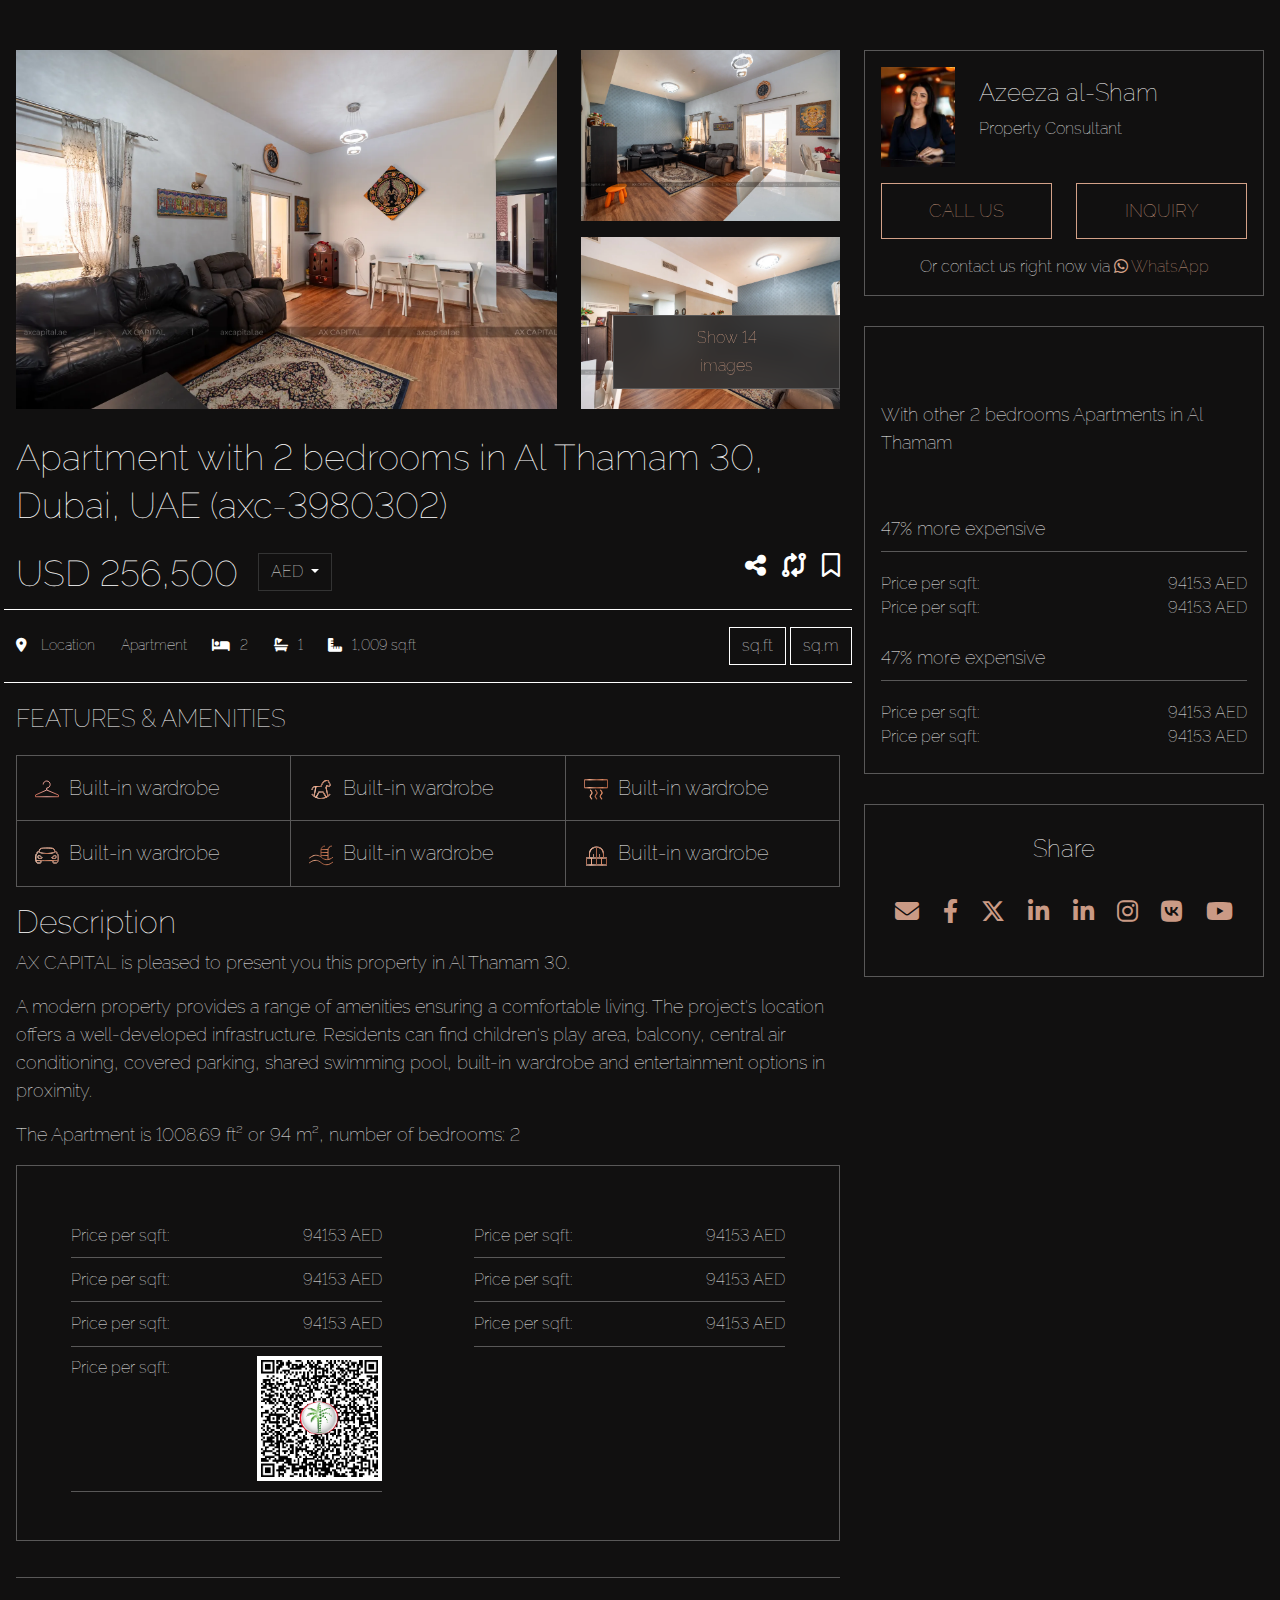
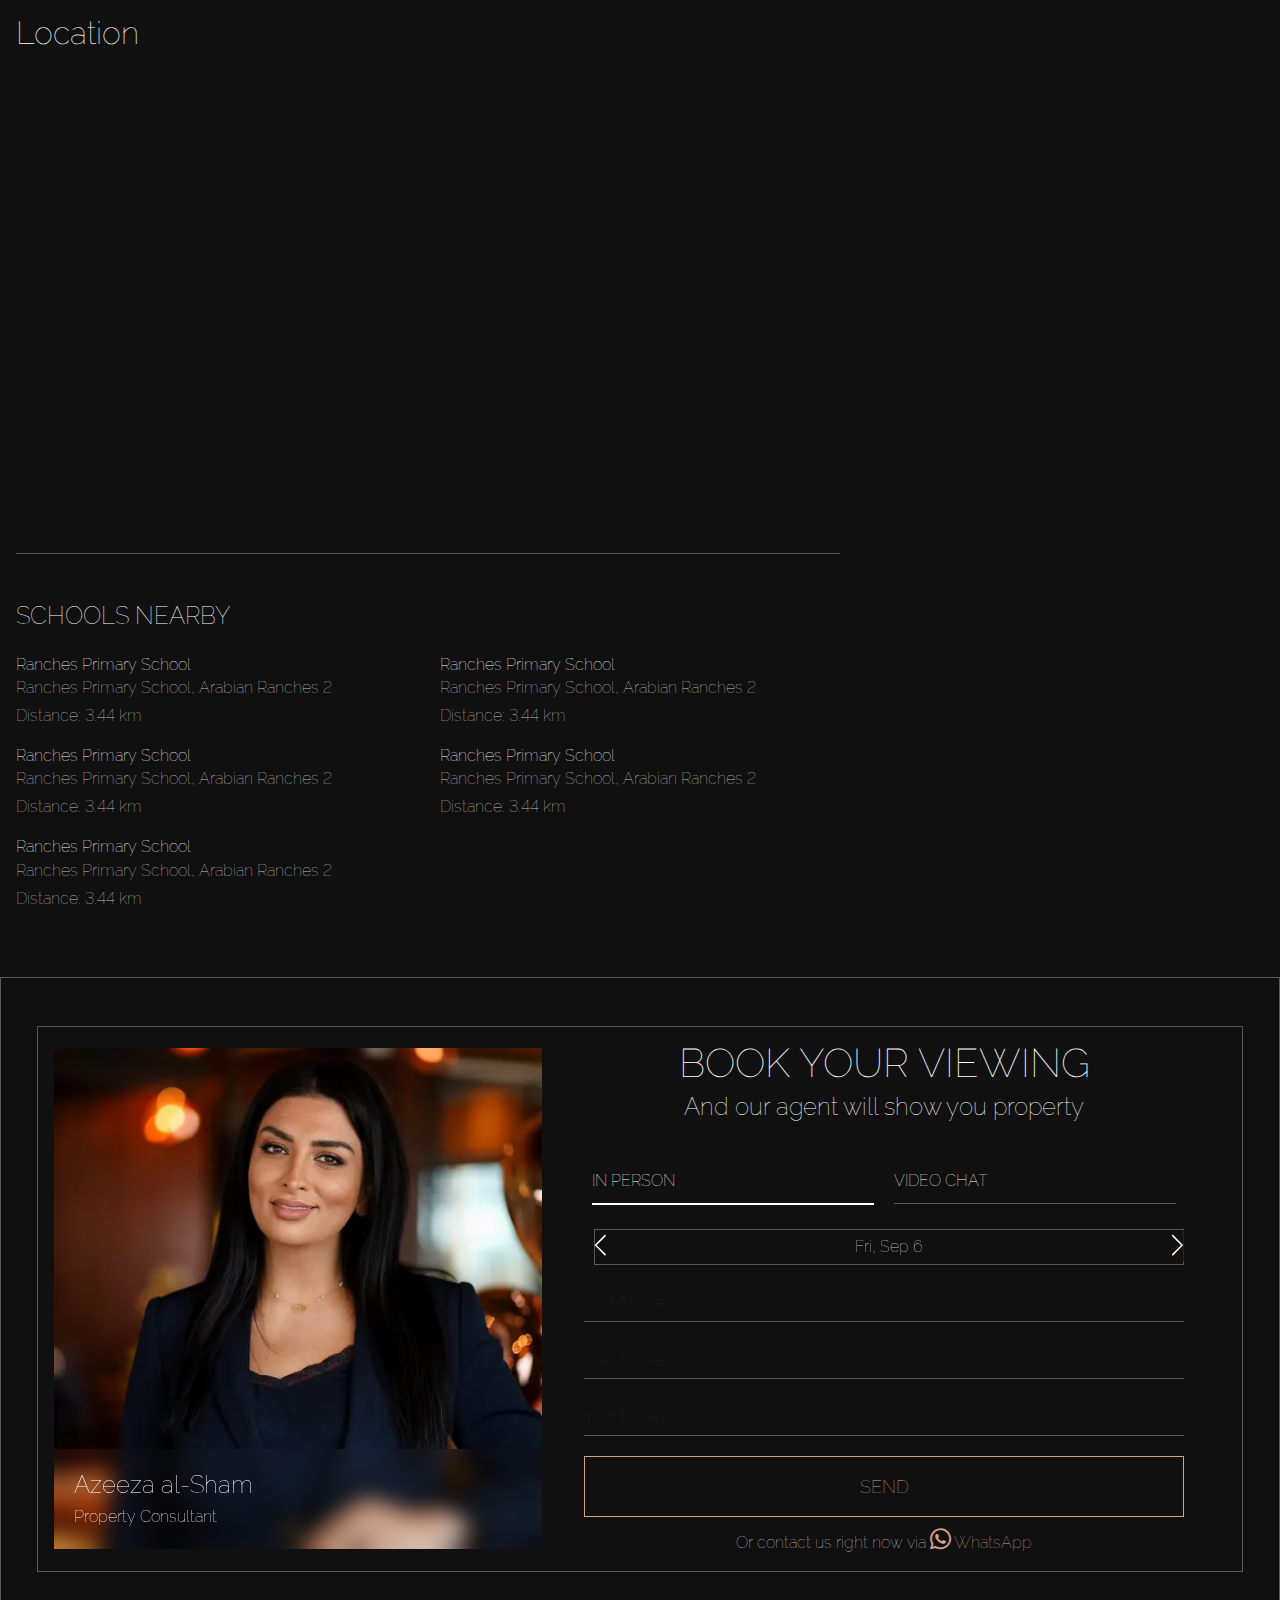
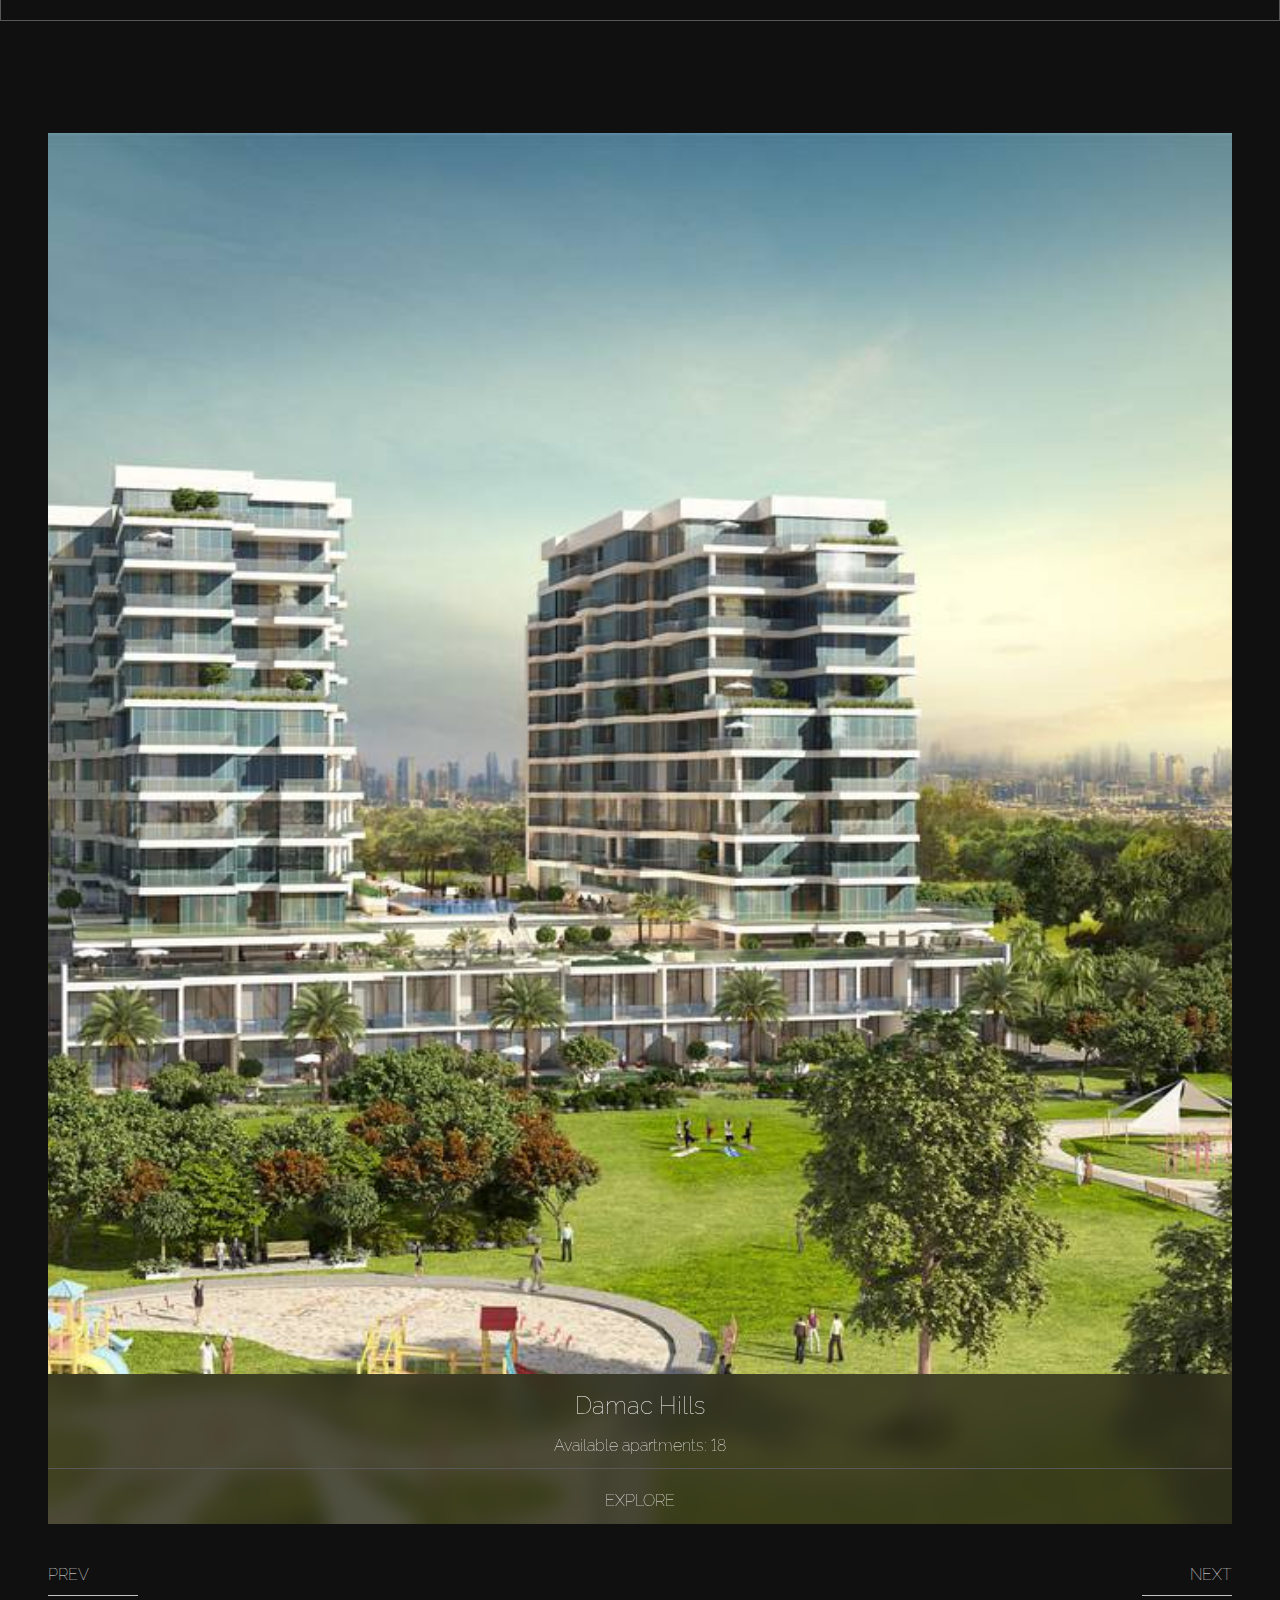
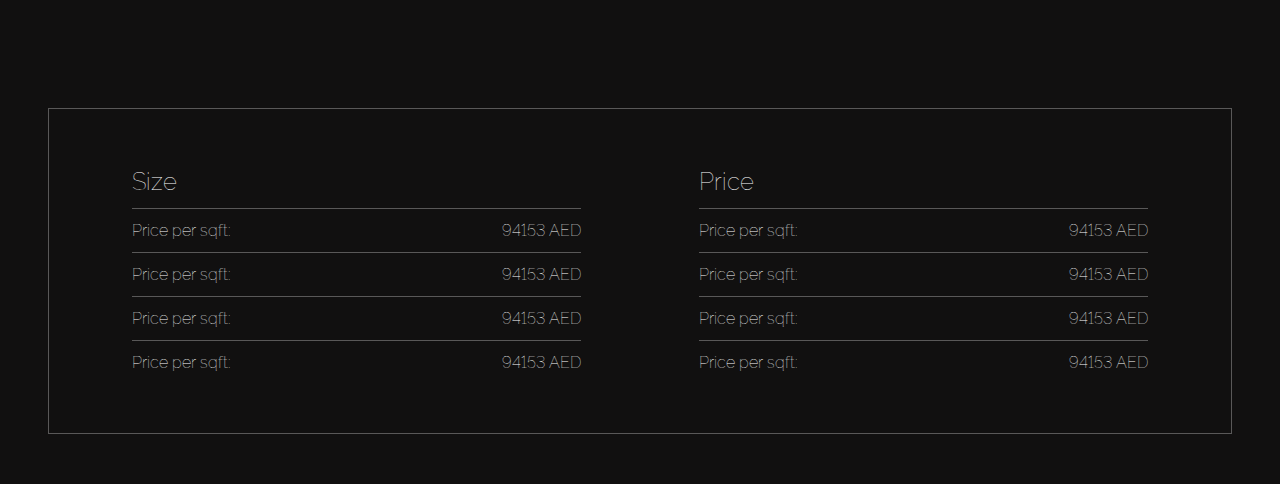
<file: index.html>
<!DOCTYPE html>
<html lang="en">
<head>
    <!--meta tag-->
    <meta charset="utf-8">
    <meta name="viewport" content="width=device-width, initial-scale=1">
    <title>axcapita</title>
    <!--css links-->
    <link rel="stylesheet" type="text/css" href="css/bootstrap.min.css">
    <link rel="stylesheet" type="text/css" href="css/style.css">
    <link rel="stylesheet" type="text/css" href="css/media.css">
    <!-- swipper -->
    <link rel="stylesheet" href="https://cdn.jsdelivr.net/npm/swiper@11/swiper-bundle.min.css" />

    <!--fontawsome-->
    <link rel="stylesheet" type="text/css" href="fontawesome/css/all.min.css">
    <link rel="stylesheet" type="text/css" href="fontawesome/css/fontawesome.min.css">
    
    
  </head>
<body>
   
 <section class="main">
  <div class="container-fluid px-3">
    <div class="row">
      <!-- left col start -->
       <div class="col-md-8">
        <div class="row">
          <!-- large image -->
          <div class="col-md-8">
             <div class="large_img">
              <img src="images/large.webp" alt="large" class="img-fluid">
             </div>
          </div>
          <!-- small image -->
           <div class="col-md-4">
             <div class="sm_img mb-3">
              <img src="images/small1.webp" alt="img" class="img-fluid">
             </div>

             <div class="sm_img sm_last">
              <img src="images/small2.webp" alt="small" class="img-fluid">
              <div class="view_btn">
                <a class="btn">Show 14 images</a>
              </div>
             </div>
           </div>
        </div>

        <h1 class="apart_name">Apartment with 2 bedrooms in Al Thamam 30, Dubai, UAE (axc-3980302)</h1>
        <div class="row">
          <div class="col-5">
            <div class="filter d-flex justify-content-start">
              <p class="price">USD 256,500</p>

              <div class="dropdown">
                <button class="btn btn-dark dropdown-toggle dropdown_btn" type="button" id="dropdownMenuButton" data-bs-toggle="dropdown" aria-expanded="false">
                    AED
                </button>
                <ul class="dropdown-menu" aria-labelledby="dropdownMenuButton">
                    <li><a class="dropdown-item" href="#">GBP</a></li>
                    <li><a class="dropdown-item" href="#">CNY</a></li>
                    <li><a class="dropdown-item" href="#">EUR</a></li>
                    <li><a class="dropdown-item" href="#">AED</a></li>
                    <li><a class="dropdown-item" href="#">USD</a></li>
                </ul>
            </div>
            </div>
          </div>

          <div class="offset-3 col-4">
            <div class="item_icons d-flex justify-content-end gap-3">
              <a href="#"><i class="fa-solid fa-share-nodes"></i></a>
              <a href="#"><i class="fa-solid fa-code-compare"></i></a>
              <a href="#"><i class="fa-regular fa-bookmark"></i></a>
            </div>
          </div>
        </div>
      <!-- apartment mini details  -->
        <div class="row f_border">
          <div class="col-md-6">
            <div class="d_icon d-flex justify-content-between align-items-center">
              <p><i class="fa-solid fa-location-dot"></i> Location</p>
              <p>Apartment</p>
              <p><i class="fa-solid fa-bed"></i>2</p>
              <p><i class="fa-solid fa-bath"></i>1</p>
              <p><i class="fa-solid fa-ruler-combined"></i>1,009 sq.ft</p>
            </div>
          </div>

          <div class="offset-md-3 col-md-3  d-flex justify-content-end align-items-center px-0">
            <div class="a_filter">
              <button class="btn tab">sq.ft</button>
              <button class="btn tab">sq.m</button>
            </div>
          </div>
        </div>

        <!-- details table start -->
         <div class="d_table">
          <div class="row">
            <div class="col-12">
              <h2>Features & amenities</h2>
              <table class="table table-bordered">
                <tbody>
                  <tr>
                    <th scope="row" class="t_data"><img src="images/hanger.SVG" alt="hotel" class="img-fluid">Built-in wardrobe</th>
                    <td class="t_data"><img src="images/toy.svg" alt="hotel" class="img-fluid">Built-in wardrobe</td>
                    <td class="t_data"><img src="images/ac.svg" alt="hotel" class="img-fluid">Built-in wardrobe</td>
                    
                  </tr>
                  <tr>
                    <th scope="row" class="t_data"><img src="images/car.svg" alt="hotel" class="img-fluid">Built-in wardrobe</th>
                    <td class="t_data"><img src="images/swim.svg" alt="hotel" class="img-fluid">Built-in wardrobe</td>
                    <td class="t_data"><img src="images/balcony.svg" alt="hotel" class="img-fluid">Built-in wardrobe</td>
                    
                  </tr>
                  
                </tbody>
              </table>
            </div>
          </div>
         </div>

         <!-- details section start  -->
           <div class="details">
            <h2>Description</h2>
            <div class="content">
              <p>AX CAPITAL is pleased to present you this property in Al Thamam 30.</p>

            


             <p> A modern property provides a range of amenities ensuring a comfortable living. The project's location offers a well-developed infrastructure. Residents can find children's play area, balcony, central air conditioning, covered parking, shared swimming pool, built-in wardrobe and entertainment options in proximity.</p>
              
             
           

             <p> The Apartment is 1008.69 ft² or 94 m², number of bedrooms: 2</p>
              
             </p>
           </div>
         <!-- details section end -->

         <!-- listing div start -->
         <div class="row">
          <div class="col-12">
              <div class="dtable_wrapper">
                <div class="row justify-content-center">
                  <div class="col-md-5 left">
                      <!-- single line -->
                     <!-- single line -->
                     <div class="single_line d-flex justify-content-between">
                      <div class="label">
                          Price per sqft:
                         </div>
                        
                        <div class="value">
                         94153 AED
                        
                    </div>    
                    </div> 

                    <!-- single line -->
                    <div class="single_line d-flex justify-content-between">
                      <div class="label">
                          Price per sqft:
                         </div>
                        
                        <div class="value">
                         94153 AED
                        
                    </div>    
                    </div> 

                    <!-- single line -->
                    <div class="single_line d-flex justify-content-between">
                      <div class="label">
                          Price per sqft:
                         </div>
                        
                        <div class="value">
                         94153 AED
                        
                    </div>    
                    </div> 

                    <!-- single line -->
                    <div class="single_line d-flex justify-content-between">
                      <div class="label">
                          Price per sqft:
                         </div>
                        
                        <div class="value">
                          <a href="#"><img src="images/qr.png" class="img-fluid"></a>
                        
                    </div>    
                    </div> 
                  </div>


                  <div class="offset-md-1 col-md-5 right">
                      <!-- single line -->
                    <div class="single_line d-flex justify-content-between">
                      <div class="label">
                          Price per sqft:
                         </div>
                        
                        <div class="value">
                         94153 AED
                        
                    </div>    
                    </div>

                    <!-- single line -->
                    <div class="single_line d-flex justify-content-between">
                      <div class="label">
                          Price per sqft:
                         </div>
                        
                        <div class="value">
                         94153 AED
                        
                    </div>    
                    </div>

                    <!-- single line -->
                    <div class="single_line d-flex justify-content-between">
                      <div class="label">
                          Price per sqft:
                         </div>
                        
                        <div class="value">
                         94153 AED
                        
                    </div>    
                    </div>
                   

                    <!-- single line -->
                    
                  </div>

                 
              </div>
              </div>
          </div>
      </div>

      <!-- location start -->
        <div class="location">
          <h2>Location</h2>

            <div class="map">
              <iframe src="https://www.google.com/maps/embed?pb=!1m18!1m12!1m3!1d4299.093809645087!2d55.2199184024454!3d25.030932260960252!2m3!1f0!2f0!3f0!3m2!1i1024!2i768!4f13.1!3m3!1m2!1s0x3e5f6db1e55f8b75%3A0x37eb0966eedbf9e3!2sAl%20Hebiah%20Fourth!5e0!3m2!1sen!2sbd!4v1725646132111!5m2!1sen!2sbd" width="900" height="450" style="border:0;" allowfullscreen="" loading="lazy" referrerpolicy="no-referrer-when-downgrade"></iframe>
            </div>
        </div>
      <!-- location end -->

      <!-- school address section -->
       <div class="sc_address">
        <h4>SCHOOLS NEARBY</h4>
        <div class="row">
          <div class="col-md-6">
            <div class="left">
              <div class="loc_content">
                <h4>Ranches Primary School</h4>
                <p>Ranches Primary School, Arabian Ranches 2 <br>
                  Distance: 3.44 km</p>
              </div>

              <div class="loc_content">
                <h4>Ranches Primary School</h4>
                <p>Ranches Primary School, Arabian Ranches 2 <br>
                  Distance: 3.44 km</p>
              </div>

              <div class="loc_content">
                <h4>Ranches Primary School</h4>
                <p>Ranches Primary School, Arabian Ranches 2 <br>
                  Distance: 3.44 km</p>
              </div>
            </div>
          </div>

          <div class="col-md-6">
            <div class="left">
              <div class="loc_content">
                <h4>Ranches Primary School</h4>
                <p>Ranches Primary School, Arabian Ranches 2 <br>
                  Distance: 3.44 km</p>
              </div>

              <div class="loc_content">
                <h4>Ranches Primary School</h4>
                <p>Ranches Primary School, Arabian Ranches 2 <br>
                  Distance: 3.44 km</p>
              </div>

              
            </div>
          </div>
          
        </div>
       </div>
       <!-- school address end -->
</div>
</div>
 <!-- right col start -->
  <div class="col-md-4">

    <!-- top contact start -->
    <div class="top_section">
      <div class="row">
        <div class="col-12">
          <div class="contact_wrap">
            <div class="row mb-3">
              <div class="col-3">
                <div class="consaltant_img d-block justify-content-center">
                  <img src="images/head2.webp" alt="consaltant" class="img-fluid">
                </div>
              </div>
              <div class="col-9 d-flex align-items-center">
                <div class="consaltant_content">
                  <h4>Azeeza al-Sham</h4>
                  <p>Property Consultant</p>
                </div>
              </div>
            </div>
             <div class="row">
              <div class="col-6">
                <div class="btn_wrapper">
                  <a href="#">Call us</a>
                </div>
               </div>

               <div class="col-6">
                <div class="btn_wrapper">
                  <a href="#">inquiry</a>
                </div>
               </div>

              <span> Or contact us right now via <a href="#"><i class="fab fa-whatsapp"></i> WhatsApp</a></span>
             </div>
          </div>
        </div>
      </div>
    </div>
    <!-- top contact end -->


    <!-- middle or compare section start-->
      <div class="compare">
        <div class="row">
          <div class="col-12">
            <div class="compare_content">
              <h4>With other 2 bedrooms Apartments in Al Thamam</h4>
               
              <h5 class="py-2">47% more expensive</h5>
              <div class="single_line border-0 py-0 d-flex justify-content-between">
                <div class="label">
                    Price per sqft:
                   </div>
                  
                  <div class="value">
                   94153 AED
                  
              </div>    
              </div> 

              <div class="single_line border-0 py-0 d-flex justify-content-between">
                <div class="label">
                    Price per sqft:
                   </div>
                  
                  <div class="value">
                   94153 AED
                  
              </div>    
              </div> 

              <h5 class="mt-3 py-2">47% more expensive</h5>
              <div class="single_line border-0 py-0 d-flex justify-content-between">
                <div class="label">
                    Price per sqft:
                   </div>
                  
                  <div class="value">
                   94153 AED
                  
              </div>    
              </div> 

              <div class="single_line border-0 py-0 d-flex justify-content-between">
                <div class="label">
                    Price per sqft:
                   </div>
                  
                  <div class="value">
                   94153 AED
                  
              </div>    
              </div> 
            </div>
          </div>
        </div>
      </div>
    <!-- middle or compare section end -->


    <!-- bottom section start -->
        <div class="social">
          <div class="row">
            <div class="col-12">
              <h4 class="text-center">Share</h4>
              <ul class="list-unstyled d-flex justify-content-between">
                <li href="#"><a href="#"><i class="fa-solid fa-envelope"></i></a></li>
                <li href="#"><a href="#"><i class="fa-brands fa-facebook-f"></i></a></li>
                <li href="#"><a href="#"><i class="fa-brands fa-x-twitter"></i></i></a></li>
                <li href="#"><a href="#"><i class="fa-brands fa-linkedin-in"></i></a></li>
                <li href="#"><a href="#"><i class="fa-brands fa-linkedin-in"></i></a></li>
                <li href="#"><a href="#"><i class="fa-brands fa-instagram"></i></a></li>
                <li href="#"><a href="#"><i class="fa-brands fa-vk"></i></a></li>
                <li href="#"><a href="#"><i class="fa-brands fa-youtube"></i></a></li>
              </ul>
            </div>
          </div>
        </div>
    <!-- bottom section end -->
  </div>

  <!-- right col end -->
  </div>
</div>
 </section>


 
<section class="contact_form pt-5 pb-5">
  <div class="container-fluid px-5">
    <div class="row justify-content-center align-items-center deg_out">
       
       <!-- image container -->
       <div class="col-md-5 px-0">
          <div class="img_contain">
              <img src="images/head.webp" alt="lady" class="img-fluid">

             <div class="designation p-6">
               <h2 class="name">Azeeza al-Sham</h2>
               <p class="con_des">Property Consultant</p>
             </div>
          </div>
      </div>

      <!-- form section start -->
       <div class="col-md-7">
         <div class="form_wrapper">
          <div class="form_heading text-center">
            <h3>BOOK YOUR VIEWING</h3>
             <p>And our agent will show you property</p>
        </div>
        <div class="tabs">
            <div class="row">
                <div class="col-6">
                    <div class="tab active" onclick="activateTab(this)">IN PERSON</div>
                </div>

                <div class="col-6">
                    <div class="tab" onclick="activateTab(this)">VIDEO CHAT</div>
                </div>
                
                
            </div>
            
        </div>
        <!-- date swipper start -->
        <div class="swiper Swiperjs">
            <div class="swiper-wrapper">
              <div class="swiper-slide">
              <div class="dates">
              <div>Fri, Sep 6</div>
              </div>
              
              </div>
        
            
              <div class="swiper-slide">
              <div class="dates">
              <div>Fri, Sep 6</div>
              </div>
              
              </div>
        
              <div class="swiper-slide">
              <div class="dates">
              <div>Fri, Sep 6</div>
              </div>
              
              </div>
        
              <div class="swiper-slide">
              <div class="dates">
              <div>Fri, Sep 6</div>
              </div>
              
              </div>
        
              <div class="swiper-slide">
              <div class="dates">
              <div>Fri, Sep 6</div>
              </div>
              
              </div>
        
              <div class="swiper-slide">
              <div class="dates">
              <div>Fri, Sep 6</div>
              </div>
              
              </div>
        
        
              <div class="swiper-slide">
              <div class="dates">
              <div>Fri, Sep 6</div>
              </div>
              
              </div>
          
            </div>
            <div class="swiper-button-next"></div>
            <div class="swiper-button-prev"></div>
          </div>
        <!-- date swipper end -->
        <form>
            <input type="text" class="form-control" placeholder="Your Name">
            <input type="text" class="form-control" placeholder="Your Phone">
            <input type="email" class="form-control" placeholder="Your E-Mail">
            <button type="submit" class="btn btn-send">SEND</button>
        </form>
        <div class="contact">
            Or contact us right now via <a href="#"><i class="fab fa-whatsapp"></i> WhatsApp</a>
        </div>
         </div>
       </div>
       <!-- form section end -->

    </div>
      

  </div>
</section>



<!-- slider section start -->
<section class="blog_section">
  <div class="container-fluid px-5">
      <div class="swiper mySwiper">
          <div class="swiper-wrapper">
              <!-- single slider -->
            <div class="swiper-slide">
              <div class="single_slide">
                 <a href="#">
                  <div class="slider_img">
                      <img src="images/blog1.jpg" alt="blog" class="img-fluid">
                      <div class="content">
                          <h4>Damac Hills</h4>
                          <span>Available apartments: 18</span>

                          <a href="#">explore</a>
                      </div>
                  </div>
                 </a>
              </div>
            </div>

             <!-- single slider -->
             <div class="swiper-slide">
              <div class="single_slide">
                 <a href="#">
                  <div class="slider_img">
                      <img src="images/blog2.jpg" alt="blog" class="img-fluid">
                      <div class="content">
                          <h4>Damac Hills</h4>
                          <span>Available apartments: 18</span>

                          <a href="#">explore</a>
                      </div>
                  </div>
                 </a>
              </div>
            </div>

             <!-- single slider -->
             <div class="swiper-slide">
              <div class="single_slide">
                 <a href="#">
                  <div class="slider_img">
                      <img src="images/blog3.jpg" alt="blog" class="img-fluid">
                      <div class="content">
                          <h4>Damac Hills</h4>
                          <span>Available apartments: 18</span>

                          <a href="#">explore</a>
                      </div>
                  </div>
                 </a>
              </div>
            </div>


              <!-- single slider -->
              <div class="swiper-slide">
                  <div class="single_slide">
                      <a href="#">
                      <div class="slider_img">
                          <img src="images/blog1.jpg" alt="blog" class="img-fluid">
                          <div class="content">
                              <h4>Damac Hills</h4>
                              <span>Available apartments: 18</span>
  
                              <a href="#">explore</a>
                          </div>
                      </div>
                     </a>
                  </div>
                </div>
             
          </div>
       
        </div>

      <div class="slider_btn mt-8 d-flex justify-content-between">
        <div class="sb_prev">Prev</div>
        <div class="sb_next">Next</div>
      </div>  
  </div>
</section>

<!-- prices section -->
 <section class="price_table">
  <div class="container-fluid px-5">
    <div class="ls_detail_container">
      <div class="row"></div>
        <div class="col-12">
            <div class="row justify-content-center">
                <div class="col-md-5 left">
                   

                   
                     <!-- single line -->
                  <div class="single_line  d-flex justify-content-between">
                    <div class="label title">
                      Size
                       </div>
                      
                       
                  </div> 
                   <!-- single line -->
                   <div class="single_line d-flex justify-content-between">
                    <div class="label">
                        Price per sqft:
                       </div>
                      
                      <div class="value">
                       94153 AED
                      
                  </div>    
                  </div> 

                  <!-- single line -->
                  <div class="single_line d-flex justify-content-between">
                    <div class="label">
                        Price per sqft:
                       </div>
                      
                      <div class="value">
                       94153 AED
                      
                  </div>    
                  </div> 

                  <!-- single line -->
                  <div class="single_line d-flex justify-content-between">
                    <div class="label">
                        Price per sqft:
                       </div>
                      
                      <div class="value">
                       94153 AED
                      
                  </div>    
                  </div> 

                  <!-- single line -->
                  <div class="single_line sv_line d-flex justify-content-between">
                    <div class="label">
                        Price per sqft:
                       </div>
                      
                      <div class="value">
                       94153 AED
                      
                  </div>    
                  </div> 
                </div>


                <div class="offset-md-1 col-md-5 right">

                  <!-- single line -->
                  <div class="single_line d-flex justify-content-between">
                    <div class="label title">
                      Price
                       </div>
                      
                       
                  </div> 
                    <!-- single line -->
                  <div class="single_line d-flex justify-content-between">
                    <div class="label">
                        Price per sqft:
                       </div>
                      
                      <div class="value">
                       94153 AED
                      
                  </div>    
                  </div>

                  <!-- single line -->
                  <div class="single_line d-flex justify-content-between">
                    <div class="label">
                        Price per sqft:
                       </div>
                      
                      <div class="value">
                       94153 AED
                      
                  </div>    
                  </div>

                  <!-- single line -->
                  <div class="single_line d-flex justify-content-between">
                    <div class="label">
                        Price per sqft:
                       </div>
                      
                      <div class="value">
                       94153 AED
                      
                  </div>    
                  </div>
                 

                  <!-- single line -->
                  <div class="single_line sv_line d-flex justify-content-between">
                    <div class="label">
                        Price per sqft:
                       </div>
                      
                      <div class="value">
                       94153 AED
                      
                  </div>    
                  </div>
                </div>

               
            </div>
        </div>
    </div>
    </div>
</div>
 </section>



<!--js links-->
 <!-- Swiper JS -->
 <script src="https://cdn.jsdelivr.net/npm/swiper@11/swiper-bundle.min.js"></script>
<script src="js/bootstrap.bundle.min.js"></script>

<script src="js/script.js"></script>



</body>
</html>
</file>
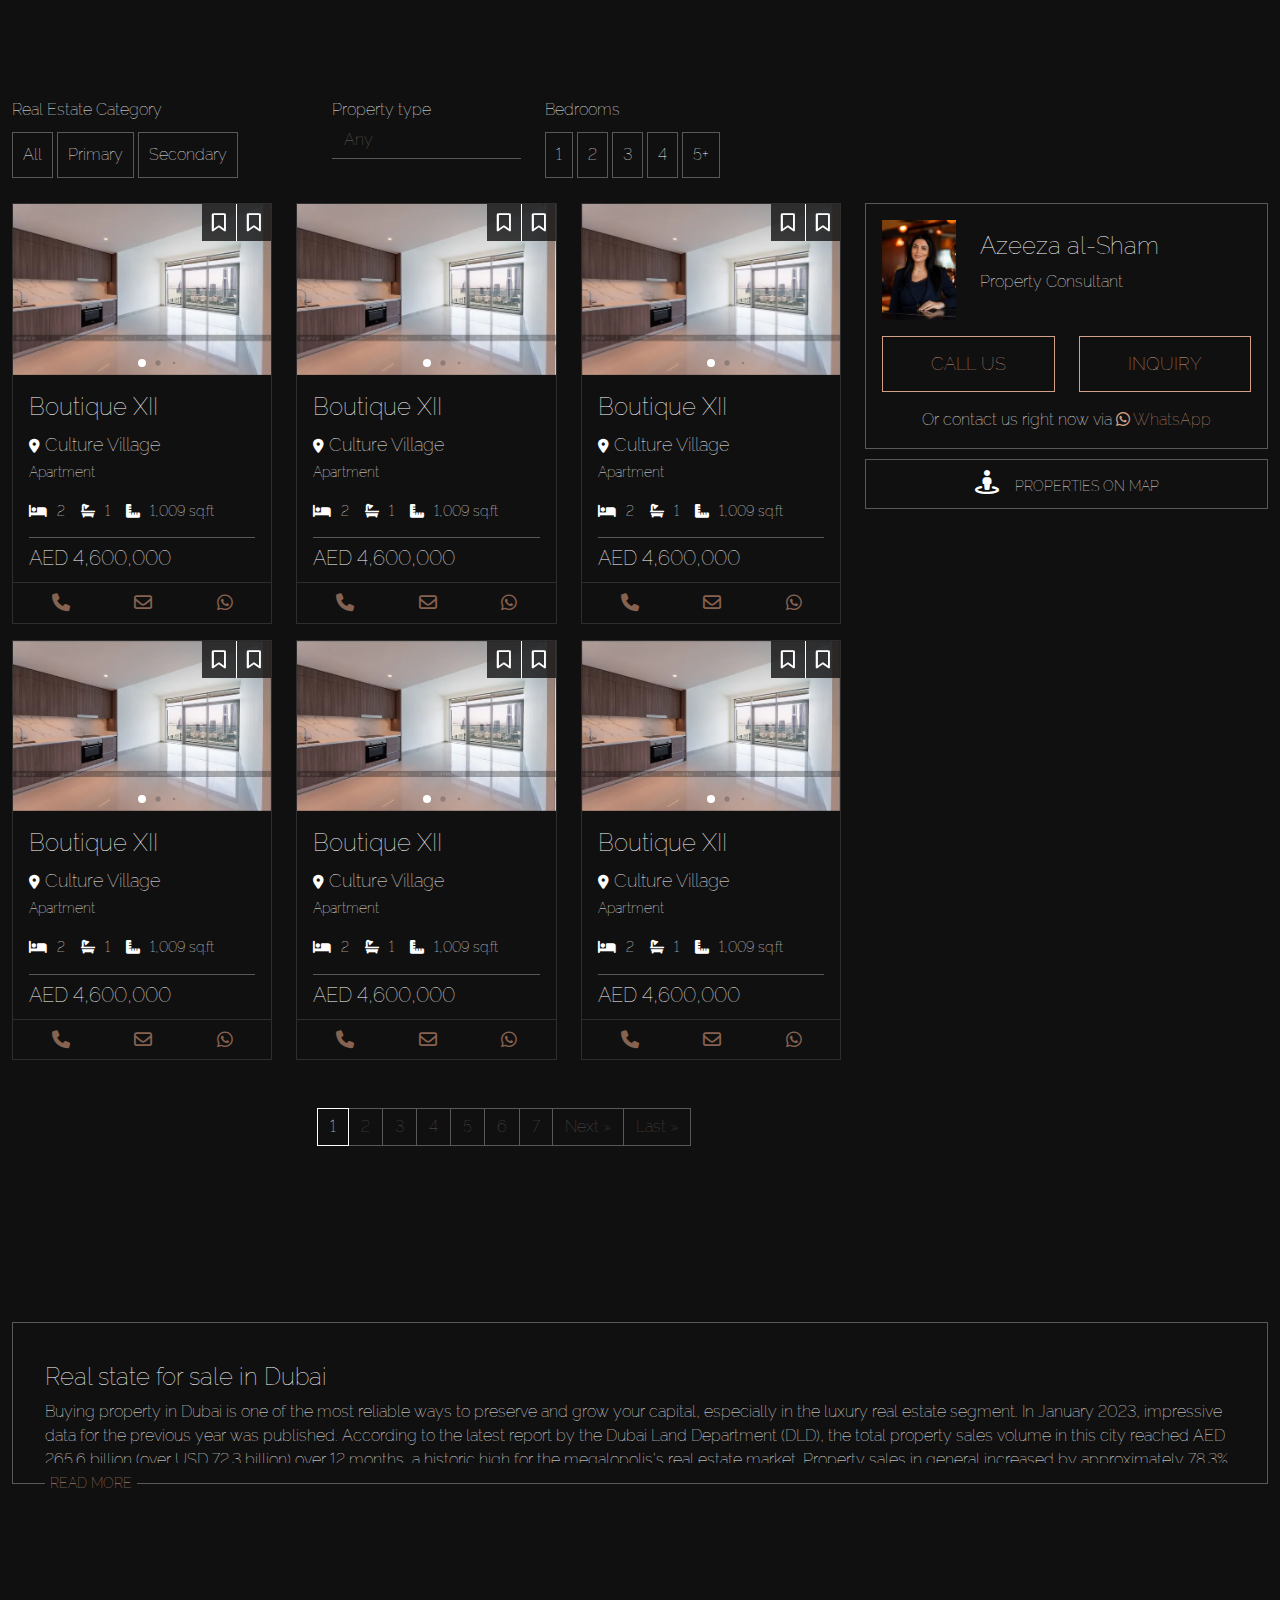
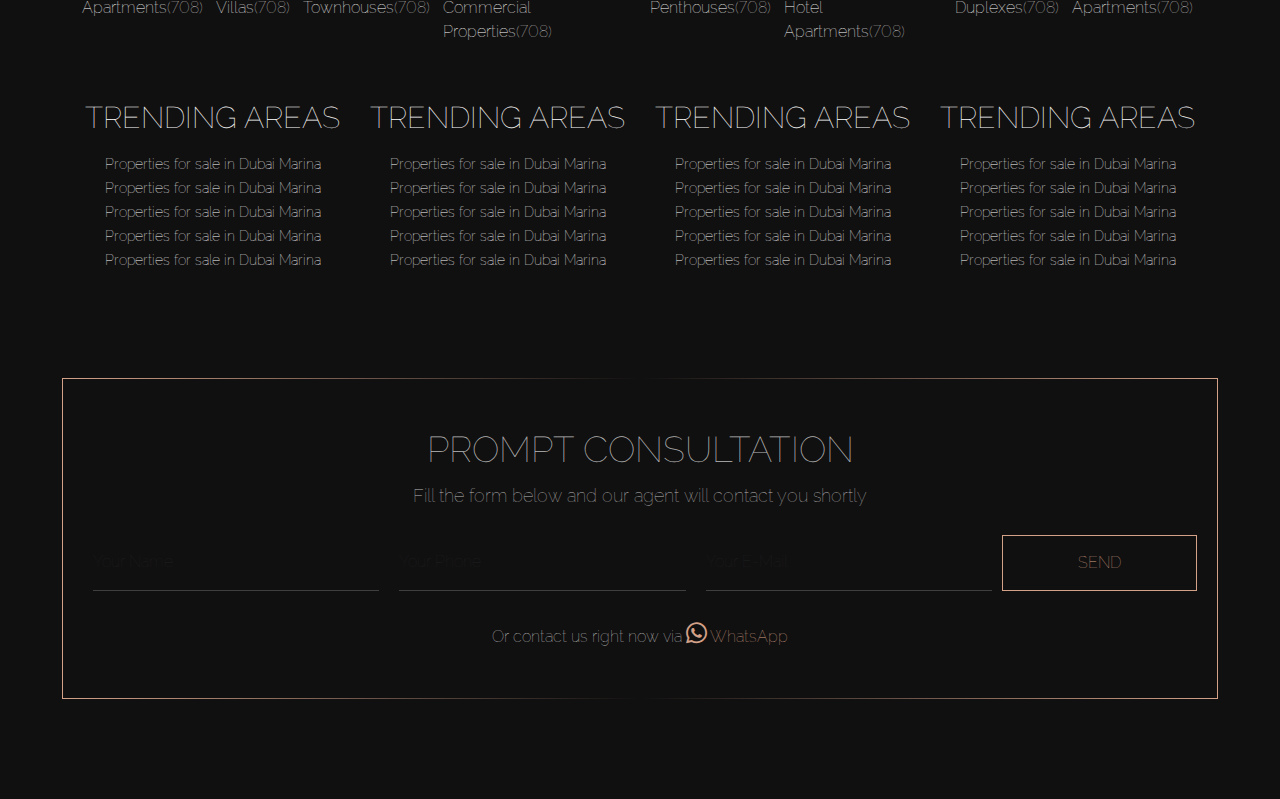
<file: property.html>
<!DOCTYPE html>
<html lang="en">
<head>
    <!--meta tag-->
    <meta charset="utf-8">
    <meta name="viewport" content="width=device-width, initial-scale=1">
    <title>axcapita</title>
    <!--css links-->
    <link rel="stylesheet" type="text/css" href="css/bootstrap.min.css">
    <link rel="stylesheet" type="text/css" href="css/style.css">
    <link rel="stylesheet" type="text/css" href="css/property.css">
    <link rel="stylesheet" type="text/css" href="css/media.css">
    <!-- swipper -->
    <link rel="stylesheet" href="https://cdn.jsdelivr.net/npm/swiper@11/swiper-bundle.min.css" />

    <!--fontawsome-->
    <link rel="stylesheet" type="text/css" href="fontawesome/css/all.min.css">
    <link rel="stylesheet" type="text/css" href="fontawesome/css/fontawesome.min.css">
    
    
  </head>
<body>
   
 <section class="property py-5">
    <div class="container-fluid">
        <!-- filter start -->
<div class="row">
    <!-- first filter start -->
    <div class="col-md-3">
        
        <div class="filter-group">
            <label for="real-estate-category" class="filter-label">Real Estate Category</label>
            <div class="filter-options">
                <button class="filter-option active" id="all">All</button>
                <button class="filter-option" id="primary">Primary</button>
                <button class="filter-option" id="secondary">Secondary</button>
            </div>
        </div>

     
    
    </div>
    <!-- first filter end -->

    <!-- second filter start -->
      <div class="col-md-2">
        <div class="filter-group"></div>
            <label for="property-type" class="filter-label">Property type</label>
            <select class="form-control" id="property-type">
                <option value="Any">Any</option>
                <option value="Apartment">Apartment</option>
                <option value="Villa">Villa</option>
                <option value="Townhouse">Townhouse</option>
            </select>
        </div>
     <!-- second filter end -->  
      
     <!-- third filter start -->
    <div class="col-md-2">
        <div class="filter-group">
            <label for="bedrooms" class="filter-label">Bedrooms</label>
            <div class="filter-options">
                <button class="filter-option" id="1">1</button>
                <button class="filter-option" id="2">2</button>
                <button class="filter-option" id="3">3</button>
                <button class="filter-option" id="4">4</button>
                <button class="filter-option" id="5">5+</button>
            </div>
        </div>
    </div>
    <!-- third filter end -->
    
     
</div>
    
       
                  <!--  -->
                  <!--  -->
                  <!--  -->
                  <!--  -->
        <!-- property row start -->
           <div class="row mt-4">

            <!-- property section start -->
             <div class="col-md-8">
                <!-- single properties row start -->
                <div class="row">
                    <!-- single property item start -->
                    <div class="col-md-4">
                        <div class="property_item">
                            <div class="property_slider">
                                <!-- Swiper start-->
                                <div class="swiper property_img">
                                    <div class="swiper-wrapper">
                                        <div class="swiper-slide">
                                            <img src="images/property1.webp" class="img-fluid" alt="property">
                                        </div>
                                        <div class="swiper-slide">
                                            <img src="images/property2.webp" class="img-fluid" alt="property">
                                        </div>
                                        <div class="swiper-slide">
                                            <img src="images/poroperty3.webp" class="img-fluid" alt="property">
                                        </div>
                                    </div>
                                        <div class="property-button-next"></div>
                                        <div class="property-button-prev"></div>
                                        <div class="swiper-pagination"></div>
                                </div>  
                                <!-- Swiper end-->
                                 <div class="bookings_icon">
                                    <ul class="d-flex list-unstyled">
                                        <li><a href="#"><i class="fa-regular fa-bookmark"></i></a></li>
                                        <li><a href="#"><i class="fa-regular fa-bookmark"></i></a></li>
                                    </ul>
                                 </div> 
                            </div>
                            <div class="property_content">
                                <h4 class="">Boutique XII</h4>
                            <p><span><i class="fa-solid fa-location-dot"></i></span> Culture Village</p>
                            <span>Apartment</span>
                            <div class="d_icon pd_icon d-flex gap-3 align-items-center">
                                <p><i class="fa-solid fa-bed"></i>2</p>
                                <p><i class="fa-solid fa-bath"></i>1</p>
                                <p><i class="fa-solid fa-ruler-combined"></i>1,009 sq.ft</p>
                            </div>

                            <p class="price">AED 4,600,000</p>
                        </div>

                        <!-- property social icon -->
                        <ul class="d-flex property_contact justify-content-around align-items-center list-unstyled">
                            <li><a href="#"><i class="fa-solid fa-phone"></i></a></li>
                            <li><a href="#"><i class="fa-regular fa-envelope"></i></a></li>
                            <li><a href="#"><i class="fa-brands fa-whatsapp"></i></a></li>
                        </ul>
                    </div>
                    </div>
                     <!-- single property item end -->


                     <!-- single property item start -->
                    <div class="col-md-4">
                        <div class="property_item">
                            <div class="property_slider">
                                <!-- Swiper start-->
                                <div class="swiper property_img">
                                    <div class="swiper-wrapper">
                                        <div class="swiper-slide">
                                            <img src="images/property1.webp" class="img-fluid" alt="property">
                                        </div>
                                        <div class="swiper-slide">
                                            <img src="images/property2.webp" class="img-fluid" alt="property">
                                        </div>
                                        <div class="swiper-slide">
                                            <img src="images/poroperty3.webp" class="img-fluid" alt="property">
                                        </div>
                                    </div>
                                        <div class="property-button-next"></div>
                                        <div class="property-button-prev"></div>
                                        <div class="swiper-pagination"></div>
                                </div>  
                                <!-- Swiper end-->
                                 <div class="bookings_icon">
                                    <ul class="d-flex list-unstyled">
                                        <li><a href="#"><i class="fa-regular fa-bookmark"></i></a></li>
                                        <li><a href="#"><i class="fa-regular fa-bookmark"></i></a></li>
                                    </ul>
                                 </div> 
                            </div>
                            <div class="property_content">
                                <h4 class="">Boutique XII</h4>
                            <p><span><i class="fa-solid fa-location-dot"></i></span> Culture Village</p>
                            <span>Apartment</span>
                            <div class="d_icon pd_icon d-flex gap-3 align-items-center">
                                <p><i class="fa-solid fa-bed"></i>2</p>
                                <p><i class="fa-solid fa-bath"></i>1</p>
                                <p><i class="fa-solid fa-ruler-combined"></i>1,009 sq.ft</p>
                            </div>

                            <p class="price">AED 4,600,000</p>
                        </div>

                        <!-- property social icon -->
                        <ul class="d-flex property_contact justify-content-around align-items-center list-unstyled">
                            <li><a href="#"><i class="fa-solid fa-phone"></i></a></li>
                            <li><a href="#"><i class="fa-regular fa-envelope"></i></a></li>
                            <li><a href="#"><i class="fa-brands fa-whatsapp"></i></a></li>
                        </ul>
                    </div>
                    </div>
                     <!-- single property item end -->


                     <!-- single property item start -->
                    <div class="col-md-4">
                        <div class="property_item">
                            <div class="property_slider">
                                <!-- Swiper start-->
                                <div class="swiper property_img">
                                    <div class="swiper-wrapper">
                                        <div class="swiper-slide">
                                            <img src="images/property1.webp" class="img-fluid" alt="property">
                                        </div>
                                        <div class="swiper-slide">
                                            <img src="images/property2.webp" class="img-fluid" alt="property">
                                        </div>
                                        <div class="swiper-slide">
                                            <img src="images/poroperty3.webp" class="img-fluid" alt="property">
                                        </div>
                                    </div>
                                        <div class="property-button-next"></div>
                                        <div class="property-button-prev"></div>
                                        <div class="swiper-pagination"></div>
                                </div>  
                                <!-- Swiper end-->
                                 <div class="bookings_icon">
                                    <ul class="d-flex list-unstyled">
                                        <li><a href="#"><i class="fa-regular fa-bookmark"></i></a></li>
                                        <li><a href="#"><i class="fa-regular fa-bookmark"></i></a></li>
                                    </ul>
                                 </div> 
                            </div>
                            <div class="property_content">
                                <h4 class="">Boutique XII</h4>
                            <p><span><i class="fa-solid fa-location-dot"></i></span> Culture Village</p>
                            <span>Apartment</span>
                            <div class="d_icon pd_icon d-flex gap-3 align-items-center">
                                <p><i class="fa-solid fa-bed"></i>2</p>
                                <p><i class="fa-solid fa-bath"></i>1</p>
                                <p><i class="fa-solid fa-ruler-combined"></i>1,009 sq.ft</p>
                            </div>

                            <p class="price">AED 4,600,000</p>
                        </div>

                        <!-- property social icon -->
                        <ul class="d-flex property_contact justify-content-around align-items-center list-unstyled">
                            <li><a href="#"><i class="fa-solid fa-phone"></i></a></li>
                            <li><a href="#"><i class="fa-regular fa-envelope"></i></a></li>
                            <li><a href="#"><i class="fa-brands fa-whatsapp"></i></a></li>
                        </ul>
                    </div>
                    </div>
                     <!-- single property item end -->


                     <!-- single property item start -->
                    <div class="col-md-4 mt-3">
                        <div class="property_item">
                            <div class="property_slider">
                                <!-- Swiper start-->
                                <div class="swiper property_img">
                                    <div class="swiper-wrapper">
                                        <div class="swiper-slide">
                                            <img src="images/property1.webp" class="img-fluid" alt="property">
                                        </div>
                                        <div class="swiper-slide">
                                            <img src="images/property2.webp" class="img-fluid" alt="property">
                                        </div>
                                        <div class="swiper-slide">
                                            <img src="images/poroperty3.webp" class="img-fluid" alt="property">
                                        </div>
                                    </div>
                                        <div class="property-button-next"></div>
                                        <div class="property-button-prev"></div>
                                        <div class="swiper-pagination"></div>
                                </div>  
                                <!-- Swiper end-->
                                 <div class="bookings_icon">
                                    <ul class="d-flex list-unstyled">
                                        <li><a href="#"><i class="fa-regular fa-bookmark"></i></a></li>
                                        <li><a href="#"><i class="fa-regular fa-bookmark"></i></a></li>
                                    </ul>
                                 </div> 
                            </div>
                            <div class="property_content">
                                <h4 class="">Boutique XII</h4>
                            <p><span><i class="fa-solid fa-location-dot"></i></span> Culture Village</p>
                            <span>Apartment</span>
                            <div class="d_icon pd_icon d-flex gap-3 align-items-center">
                                <p><i class="fa-solid fa-bed"></i>2</p>
                                <p><i class="fa-solid fa-bath"></i>1</p>
                                <p><i class="fa-solid fa-ruler-combined"></i>1,009 sq.ft</p>
                            </div>

                            <p class="price">AED 4,600,000</p>
                        </div>

                        <!-- property social icon -->
                        <ul class="d-flex property_contact justify-content-around align-items-center list-unstyled">
                            <li><a href="#"><i class="fa-solid fa-phone"></i></a></li>
                            <li><a href="#"><i class="fa-regular fa-envelope"></i></a></li>
                            <li><a href="#"><i class="fa-brands fa-whatsapp"></i></a></li>
                        </ul>
                    </div>
                    </div>
                     <!-- single property item end -->



                     <!-- single property item start -->
                    <div class="col-md-4 mt-3">
                        <div class="property_item">
                            <div class="property_slider">
                                <!-- Swiper start-->
                                <div class="swiper property_img">
                                    <div class="swiper-wrapper">
                                        <div class="swiper-slide">
                                            <img src="images/property1.webp" class="img-fluid" alt="property">
                                        </div>
                                        <div class="swiper-slide">
                                            <img src="images/property2.webp" class="img-fluid" alt="property">
                                        </div>
                                        <div class="swiper-slide">
                                            <img src="images/poroperty3.webp" class="img-fluid" alt="property">
                                        </div>
                                    </div>
                                        <div class="property-button-next"></div>
                                        <div class="property-button-prev"></div>
                                        <div class="swiper-pagination"></div>
                                </div>  
                                <!-- Swiper end-->
                                 <div class="bookings_icon">
                                    <ul class="d-flex list-unstyled">
                                        <li><a href="#"><i class="fa-regular fa-bookmark"></i></a></li>
                                        <li><a href="#"><i class="fa-regular fa-bookmark"></i></a></li>
                                    </ul>
                                 </div> 
                            </div>
                            <div class="property_content">
                                <h4 class="">Boutique XII</h4>
                            <p><span><i class="fa-solid fa-location-dot"></i></span> Culture Village</p>
                            <span>Apartment</span>
                            <div class="d_icon pd_icon d-flex gap-3 align-items-center">
                                <p><i class="fa-solid fa-bed"></i>2</p>
                                <p><i class="fa-solid fa-bath"></i>1</p>
                                <p><i class="fa-solid fa-ruler-combined"></i>1,009 sq.ft</p>
                            </div>

                            <p class="price">AED 4,600,000</p>
                        </div>

                        <!-- property social icon -->
                        <ul class="d-flex property_contact justify-content-around align-items-center list-unstyled">
                            <li><a href="#"><i class="fa-solid fa-phone"></i></a></li>
                            <li><a href="#"><i class="fa-regular fa-envelope"></i></a></li>
                            <li><a href="#"><i class="fa-brands fa-whatsapp"></i></a></li>
                        </ul>
                    </div>
                    </div>
                     <!-- single property item end -->


                     <!-- single property item start -->
                    <div class="col-md-4 mt-3">
                        <div class="property_item">
                            <div class="property_slider">
                                <!-- Swiper start-->
                                <div class="swiper property_img">
                                    <div class="swiper-wrapper">
                                        <div class="swiper-slide">
                                            <img src="images/property1.webp" class="img-fluid" alt="property">
                                        </div>
                                        <div class="swiper-slide">
                                            <img src="images/property2.webp" class="img-fluid" alt="property">
                                        </div>
                                        <div class="swiper-slide">
                                            <img src="images/poroperty3.webp" class="img-fluid" alt="property">
                                        </div>
                                    </div>
                                        <div class="property-button-next"></div>
                                        <div class="property-button-prev"></div>
                                        <div class="swiper-pagination"></div>
                                </div>  
                                <!-- Swiper end-->
                                 <div class="bookings_icon">
                                    <ul class="d-flex list-unstyled">
                                        <li><a href="#"><i class="fa-regular fa-bookmark"></i></a></li>
                                        <li><a href="#"><i class="fa-regular fa-bookmark"></i></a></li>
                                    </ul>
                                 </div> 
                            </div>
                            <div class="property_content">
                                <h4 class="">Boutique XII</h4>
                            <p><span><i class="fa-solid fa-location-dot"></i></span> Culture Village</p>
                            <span>Apartment</span>
                            <div class="d_icon pd_icon d-flex gap-3 align-items-center">
                                <p><i class="fa-solid fa-bed"></i>2</p>
                                <p><i class="fa-solid fa-bath"></i>1</p>
                                <p><i class="fa-solid fa-ruler-combined"></i>1,009 sq.ft</p>
                            </div>

                            <p class="price">AED 4,600,000</p>
                        </div>

                        <!-- property social icon -->
                        <ul class="d-flex property_contact justify-content-around align-items-center list-unstyled">
                            <li><a href="#"><i class="fa-solid fa-phone"></i></a></li>
                            <li><a href="#"><i class="fa-regular fa-envelope"></i></a></li>
                            <li><a href="#"><i class="fa-brands fa-whatsapp"></i></a></li>
                        </ul>
                    </div>
                    </div>
                     <!-- single property item end -->
                </div>
                <!-- single properties row end -->

                <!-- pagination start -->
                <nav aria-label="Page navigation" class="mt-5">
                    <ul class="pagination justify-content-center">
                        <li class="page-item disabled">
                            <a class="page-link" href="#" tabindex="-1" aria-disabled="true">« First</a>
                        </li>
                        <li class="page-item disabled">
                            <a class="page-link" href="#" tabindex="-1" aria-disabled="true">Previous</a>
                        </li>
                        <!-- Dynamic page numbers will go here -->
                        <li class="page-item active"><a class="page-link" href="#">1</a></li>
                        <li class="page-item"><a class="page-link" href="#">2</a></li>
                        <li class="page-item"><a class="page-link" href="#">3</a></li>
                        <li class="page-item"><a class="page-link" href="#">4</a></li>
                        <li class="page-item"><a class="page-link" href="#">5</a></li>
                        <li class="page-item">
                            <a class="page-link" href="#">Next »</a>
                        </li>
                        <li class="page-item">
                            <a class="page-link" href="#">Last »</a>
                        </li>
                    </ul>
                </nav>
                <!-- pagination end -->
             </div>
            <!-- property section end -->
                  <!--  -->
                  <!--  -->
                  <!--  -->
                  <!--  -->
            <!-- consultation section start -->
             <div class="col-md-4">
                <!-- consultant contact start -->
                        <div class="top_section">
                            <div class="row">
                            <div class="col-12">
                                <div class="contact_wrap">
                                <div class="row mb-3">
                                    <div class="col-3">
                                    <div class="consaltant_img d-block justify-content-center">
                                        <img src="images/head2.webp" alt="consaltant" class="img-fluid">
                                    </div>
                                    </div>
                                    <div class="col-9 d-flex align-items-center">
                                    <div class="consaltant_content">
                                        <h4>Azeeza al-Sham</h4>
                                        <p>Property Consultant</p>
                                    </div>
                                    </div>
                                </div>
                                <div class="row">
                                    <div class="col-6">
                                    <div class="btn_wrapper">
                                        <a href="#">Call us</a>
                                    </div>
                                    </div>
                    
                                    <div class="col-6">
                                    <div class="btn_wrapper">
                                        <a href="#">inquiry</a>
                                    </div>
                                    </div>
                    
                                    <span> Or contact us right now via <a href="#"><i class="fab fa-whatsapp"></i> WhatsApp</a></span>
                                </div>
                                </div>
                            </div>
                            </div>
                        </div>
                <!-- consultant contact end -->

                <div class="map_view">
                    <a href="#" class="property_map_btn"><i class="fa-solid fa-street-view"></i>properties on map</a>
                </div>
             </div>
             <!-- consultation section end -->
           </div>
        <!-- property row end -->
    </div>
 </section>

 <!-- contact section start -->
<section class="contact_section">
    <div class="container-fluid"></div>
</section>
<!-- contact section end -->

 <section class="blog_section">
    <div class="container-fluid">
        <div class="blog_wrapper">
            <div class="summary-container">
                <div class="summary-text" id="summaryText">
                    <h4>Real state for sale in Dubai</h4> 
                    Buying property in Dubai is one of the most reliable ways to preserve and grow your capital, especially in the luxury real estate segment.
                    
                    In January 2023, impressive data for the previous year was published. According to the latest report by the Dubai Land Department (DLD), the total property sales volume in this city reached AED 265.6 billion (over USD 72.3 billion) over 12 months, a historic high for the megalopolis’s real estate market. Property sales in general increased by approximately 78.3% in monetary terms and by 62% by the number of transactions. Notably, the value of transactions with homes in luxurious locations surged by 97%, while the number of deals rose by 85%.
                    
                    <p>Areas in Dubai</p>
                    There are many areas where you can buy freehold property and have full private ownership rights. These areas include:
                    <ul>
                        <li><a href="#">Downtown Dubai</a></li>
                        <li><a href="#">Palm Jumeirah</a></li>
                        <li><a href="#">Business Bay</a></li>
                        <li><a href="#">Dubai Hills Estate</a></li>
                        <li><a href="#">Dubai Marina</a></li>
                        <li><a href="#">Emaar Beachfront</a></li>

                    </ul>
                  
                    This is not a complete list of locations, as many city areas are now freehold, allowing non-residents to buy property.
                    
                    <p>Property Types</p>
                    Dubai features many properties of various configurations to suit any taste. Here are some of the most popular options:
                    
                    <ul>
                        <li>Studios and 1 to 5-bedroom apartments in high-, mid-, and low-rise complexes</li>
                        <li>Opulent penthouses and duplexes on top floors with a private swimming pool, a terrace, and luxurious amenities</li>
                        <li>Villas and townhouses in gated communities</li>
                    </ul>
                   
                    
                    <p>Property Prices in Dubai</p>
                    In 2024, the average property prices in Dubai have seen a notable increase due to high demand and strategic investments. The price range for real estate varies depending on the type and location.
                    
                    Apartments in Dubai start at approximately AED 1.3 million (USD 354,000), with high-end units in prestigious areas such as Downtown Dubai and Palm Jumeirah potentially exceeding AED 8 million (USD 2.18 million). For villas, starting price is approximately AED 2.8 million (USD 762,000), with higher-end prices reaching up to AED 127 million (USD 34.5 million) for luxury villas in exclusive areas such as Palm Jumeirah.
                    <br>
                    
                    <p>Dubai Investment Properties</p>
                    Dubai real estate is a reliable and secure asset that offers investors stable and high returns. The average return on investment (ROI) in Dubai for long-term rentals is 5-8% per year; in some areas, it can exceed 10%. For short-term rentals, ROI can reach 11-13% per year, with a specialized property management company handling tenant search and selection.
                    
                    The United Arab Emirates also attract investors with a flexible taxation system. No income tax is levied on physical persons in the UAE, which means that a landlord can legally pocket the entire amount of their dividend and rental income.
                    
                    Another investment option is to purchase property in Dubai at the construction stage and sell it once the project is completed. Capitalizing on property value appreciation in Dubai can yield a profit of 20-30%. Sales of luxury properties in Dubai priced at 37 million AED (10 million USD) reached a record high in 2023, increasing by 63% compared to 2022. However, the number of listings in certain areas has decreased, leading to higher prices and increased demand for exclusive properties.
                    
                    <p>AX CAPITAL Will Help You Buy Real Estate in Dubai</p>
                    Experienced brokers at AX CAPITAL, a real estate agency in Dubai (UAE), will find a high-quality property for living and investment that meets all your requirements and handle all the bureaucratic formalities involved in the transaction. To receive a consultation on purchasing real estate in Dubai, UAE, simply fill out the contact form.
                </div>
                
                <!-- toggle button start -->
            <div class="toggle_btn">
                <button id="readMoreBtn" onclick="toggleText()">Read More</button>
                <button id="hideBtn" onclick="toggleText()" style="display: none;">Hide</button>
            </div>
                <!-- toggle button end -->
              </div>
        </div>
    </div>
 </section>

<!-- category section start -->
  <section class="category_section">
     
       <div class="container">
        <!-- category start -->
          <div class="categoreis">
            <ul class="d-flex gap-2 list-unstyled">
                <li><a href="#">Apartments<span>(708)</span></a></li>
                <li><a href="#">Villas<span>(708)</span></a></li>
                <li><a href="#">Townhouses<span>(708)</span></a></li>
                <li><a href="#">Commercial Properties<span>(708)</span></a></li>
                <li><a href="#">Penthouses<span>(708)</span></a></li>
                <li><a href="#">Hotel Apartments<span>(708)</span></a></li>
                <li><a href="#">Duplexes<span>(708)</span></a></li>
                <li><a href="#">Apartments<span>(708)</span></a></li>
            </ul>
          </div>
          <!-- category end -->

          <!-- tags start  -->
            <div class="tags">
              <div class="row">
                <div class="col-md-3">
                    <div class="tags_wrapper text-center">
                        <p>Trending areas</p>
                        <ul class="list-unstyled text-center">
                            <li><a href="#">Properties for sale in Dubai Marina</a></li>
                            <li><a href="#">Properties for sale in Dubai Marina</a></li>
                            <li><a href="#">Properties for sale in Dubai Marina</a></li>
                            <li><a href="#">Properties for sale in Dubai Marina</a></li>
                            <li><a href="#">Properties for sale in Dubai Marina</a></li>
                        </ul>
                    </div>
                </div>

                <div class="col-md-3">
                    <div class="tags_wrapper text-center">
                        <p>Trending areas</p>
                        <ul class="list-unstyled text-center">
                            <li><a href="#">Properties for sale in Dubai Marina</a></li>
                            <li><a href="#">Properties for sale in Dubai Marina</a></li>
                            <li><a href="#">Properties for sale in Dubai Marina</a></li>
                            <li><a href="#">Properties for sale in Dubai Marina</a></li>
                            <li><a href="#">Properties for sale in Dubai Marina</a></li>
                        </ul>
                    </div>
                </div>

                <div class="col-md-3">
                    <div class="tags_wrapper text-center">
                        <p>Trending areas</p>
                        <ul class="list-unstyled text-center">
                            <li><a href="#">Properties for sale in Dubai Marina</a></li>
                            <li><a href="#">Properties for sale in Dubai Marina</a></li>
                            <li><a href="#">Properties for sale in Dubai Marina</a></li>
                            <li><a href="#">Properties for sale in Dubai Marina</a></li>
                            <li><a href="#">Properties for sale in Dubai Marina</a></li>
                        </ul>
                    </div>
                </div>

                <div class="col-md-3">
                    <div class="tags_wrapper text-center">
                        <p>Trending areas</p>
                        <ul class="list-unstyled text-center">
                            <li><a href="#">Properties for sale in Dubai Marina</a></li>
                            <li><a href="#">Properties for sale in Dubai Marina</a></li>
                            <li><a href="#">Properties for sale in Dubai Marina</a></li>
                            <li><a href="#">Properties for sale in Dubai Marina</a></li>
                            <li><a href="#">Properties for sale in Dubai Marina</a></li>
                        </ul>
                    </div>
                </div>
              </div>
            </div>
          <!-- tags end -->
       </div>
       
  </section>
<!-- category section end -->

 <section class="consultant-section">
    <div class="container-fluid">
      <div class="row justify-content-center">
        <div class="col-md-12">
          <div class="consultation-form">
            <div class="form-header">
              <h2>PROMPT CONSULTATION</h2>
              <p>
                Fill the form below and our agent will contact you shortly
              </p>
            </div>
            <div class="form-body">
              <input type="text" placeholder="Your Name" class="form-control">
              <input type="text" placeholder="Your Phone" class="form-control">
              <input type="email" placeholder="Your E-Mail" class="form-control">
              <button class="btn btn-primary">SEND</button>
            </div>
            <!-- <p class="contact-option">
              Or contact us via
              <span class="whatsapp"><a href="https://wa.me/+1 987 654 3210"><i class="fa-brands fa-whatsapp"></i></a>WhatsApp</span>
            </p> -->

            <div class="contact">
                Or contact us right now via <a href="#"><i class="fab fa-whatsapp"></i> WhatsApp</a>
            </div>
          </div>
        </div>
      </div>
    </div>
  </section>



<!--js links-->
 <!-- Swiper JS -->
 <script src="https://cdn.jsdelivr.net/npm/swiper@11/swiper-bundle.min.js"></script>
<script src="js/bootstrap.bundle.min.js"></script>

<script src="js/script.js"></script>

<script>
    var swiper = new Swiper(".property_img", {
      pagination: {
        el: ".swiper-pagination",
        dynamicBullets: true,
      },

      navigation: {
        nextEl: ".property-button-next",
        prevEl: ".property-button-prev",
      },
    });



    const minHandle = document.getElementById('minHandle');
    const maxHandle = document.getElementById('maxHandle');
    const range = document.getElementById('range');
    const minValueDisplay = document.getElementById('minValue');
    const maxValueDisplay = document.getElementById('maxValue');

    // Define the min, max, and step values for the slider
    const min = 1000;
    const max = 50000;
    const step = 100;

    // Initial min and max values
    let minValue = 10000;
    let maxValue = 40000;

    // Function to update the slider based on the handle positions
    function updateSlider() {
      const minPercent = ((minValue - min) / (max - min)) * 100;
      const maxPercent = ((maxValue - min) / (max - min)) * 100;

      // Position handles and range bar
      minHandle.style.left = `${minPercent}%`;
      maxHandle.style.left = `${maxPercent}%`;
      range.style.left = `${minPercent}%`;
      range.style.width = `${maxPercent - minPercent}%`;

      // Update displayed values
      minValueDisplay.textContent = minValue;
      maxValueDisplay.textContent = maxValue;
    }

    // Helper function to move the handles
    function moveHandle(e, handleType) {
      const sliderWidth = document.querySelector('.slider-container').offsetWidth;
      const rect = document.querySelector('.slider-container').getBoundingClientRect();
      const clientX = e.clientX - rect.left;

      let newValue = Math.round((clientX / sliderWidth) * (max - min) / step) * step + min;

      if (handleType === 'min' && newValue < maxValue && newValue >= min) {
        minValue = newValue;
      } else if (handleType === 'max' && newValue > minValue && newValue <= max) {
        maxValue = newValue;
      }
      updateSlider();
    }

    // Event listeners for dragging the handles
    minHandle.addEventListener('mousedown', function(e) {
      document.onmousemove = function(e) {
        moveHandle(e, 'min');
      };
      document.onmouseup = function() {
        document.onmousemove = null;
      };
    });

    maxHandle.addEventListener('mousedown', function(e) {
      document.onmousemove = function(e) {
        moveHandle(e, 'max');
      };
      document.onmouseup = function() {
        document.onmousemove = null;
      };
    });

    // Initialize slider
    updateSlider();

 
  </script>



</body>
</html>
</file>
<file: css/style.css>
@font-face {
    font-family: Raleway-Thin;
    src: url(../fonts/raleway/Raleway-Thin.ttf);
}


@font-face {
    font-family: Raleway-Light;
    src: url(../fonts/raleway/Raleway-Light.ttf);
}

@font-face {
    font-family: Raleway-Medium;
    src: url(../fonts/raleway/Raleway-Medium.ttf);
}

@font-face {
    font-family: Raleway-Regular;
    src: url(../fonts/raleway/Raleway-Regular.ttf);
}


*{
    font-feature-settings: "pnum" on, "lnum" on;
}


body{
  font-family: Raleway-Thin;
   font-weight: 100;
   font-size: 16px;
   background-color: #111010;
   color: #fff;
   padding: 50px 0;
}

/* apartment details section start */

.apart_name{
    margin: 1.5rem 0;
    font-size: 36px;
    line-height: 48px;
    color: #fff;
    font-weight: 100;
    font-family: Raleway-Thin;
}


.filter .price{
    margin-right: 20px;
    font-size: 2.25rem;
    line-height: 2.5rem;
    font-family: Raleway-Thin;
    color: #fff;
    font-weight: 100;
    font-style: normal;

}


.dropdown_btn{
    background: transparent;
    border: 1px solid #333333;
    border-radius: 0;
}

.item_icons a i{
    font-size: 24px;
    color: #fff;
}

.d_icon p{
    padding: .8rem 0;
    color: #fff;
    margin-bottom: 0;
    font-size: 14px;
    font-family: Raleway-Thin;
    font-weight: 100;
}

.d_icon p i{
    margin-right: 10px;
}

.a_filter .tab{
    border: 1px solid #fff;
    border-radius: 0;
    color: #fff;
}


.f_border{
    padding: 0.8rem 0;
    border-top: 1px solid #fff;
    border-bottom: 1px solid #fff;
 
 }


 .d_table h2{
    margin: 1.25rem 0rem !important;
    font-size: 1.5rem;
    line-height: 2rem;
    text-transform: uppercase;
    color: #fff;

 }


.t_data{
    font-size: 1.25rem !important;
    line-height: 1.75rem !important;
    font-weight: 100 !important;
    background: transparent !important;
    color: #fff !important;
    padding: 18px !important;
    
 }

 .details h2{
    color: #fff;
 }

 .details p{
    font-size: 1.125rem;
    line-height: 1.75rem;
    color: #ffff;
    
 }

 .location{
    margin-top: 2.25rem;
    padding-bottom: 2.25rem;
    padding-top: 2.25rem;
    border-top: 1px solid #595858;
 }

 .location h2{
    color: #fff;
 }


 .location .map iframe{
    width: 100%;
 }

 .details p:first-line {
    margin-bottom: 20px !important;
 }

 .t_data img{
    margin-right: 10px;
 }
.sm_last{
    position: relative;
}

tr{

    border-color: #595858;
}

.dtable_wrapper{
    padding: 3rem 1.25rem;
    border: 1px solid #595858;
}


.dtable_wrapper .value a img {
    border: 4px solid #fff;
    /* object-fit: cover; */
    width: 125px;
    /* display: block; */
}
.sc_address{
    padding: 3rem 0rem;
    border-top: 1px solid #595858;
}


.sc_address h4{
    margin-bottom: 24px;
    color: #fff;
}
.loc_content h4{
     margin-bottom: 0px;
     font-size: 16px;
     color: #fff;
}

.loc_content p{
    margin-bottom: 1rem;
     font-size: 16px;
     color:#ffffffbf;
}

.view_btn {
    backdrop-filter: blur(10px);
    position: absolute;
    bottom: 20px;
    left: 32px;
    background: #ffffffa1;
}

.view_btn a{
    font-family: Raleway-Thin;
    font-size: 16px;
    color: rgb(211 161 136);
    padding: 0.5rem 3.375rem;
    line-height: 1.75rem;
    background: #111010cc;
    border-radius: 0;
    border-color: rgb(89 88 88);
}
.dropdown-menu {
    background-color: #000;
    color: #fff;
}
.dropdown-item {
    color: #fff;
}
.dropdown-item:hover {
    background-color: #333;
}
.dropdown-toggle::after {
    border-top-color: #fff;
}
.dropdown:hover .dropdown-menu {
    display: block;
}





/* listing details */

.single_line {
    padding: .6rem 0;
    color: #fff;
    border-bottom: 1px solid rgb(89 88 88);
}

.sv_line {
    
    border-bottom: none;
}

.single_line .title{
    font-size: 24px;
    line-height: 32px;
 
}
.ls_detail_container{
    border: 1px solid #595858;
    padding: 3rem 2.25rem;
}

.listing_details .single_line{
    padding: 0.6rem 0;
}

/* right section start */

.contact_wrap{
    padding: 16px;
    border: 1px solid #595858;
}

.contact_wrap span{
    
    font-size: 1rem;
    line-height: 1.5rem;
    color: #fff;
    text-align: center;
    margin-top: 16px;
}

.contact_wrap span a{
    font-size: 1rem;
    line-height: 1.5rem;
    color: rgb(211 161 136);
}
.contact_wrap .consaltant_content{
    color: #fff;
}

.contact_wrap .consaltant_content h4{
    line-height: 32px;
}
.contact_wrap .consaltant_img{
   
}


.compare_content{
    margin-top: 30px;
    border: 1px solid #595858;
    padding: 1.5rem 1rem;
}

.compare_content h4
{font-size: 18px;
line-height: 28px;
margin: 50px 0 20px;


}

.compare_content h5
{font-size: 18px;
line-height: 28px;
margin: 50px 0 20px;
border-bottom: 1px solid #595858;

}

.social{
    margin-top: 30px;
    padding: 1.9rem;
    border: 1px solid #595858;
}

.social h4{
    margin-bottom: 30px;
}

.social ul li a{
    color: #CA9A85;
    font-size: 24px;
}


.btn_wrapper{
  
        border: 1px solid #d3a188;
        padding: 0.8rem 0;
        text-align: center;
   
}


.btn_wrapper a{
    text-align: center;
    color: #d3a188;
    text-transform: uppercase;
    padding: .8rem 0;
    font-size: 18px;
    line-height: 28px;
    color: #d3a188;
}


.contact_wrap .consaltant_img img{display: block;
    object-fit: cover;
    height: 100px;
    width: 100px;}


/* apartment details end section */

/* contact section start */
.contact_form{
    padding: 7rem 0;
    border: 1px solid rgb(89 88 88);
}


.form_wrapper{
    padding: 0px 30px;
}
.form_heading{
    color: #fff;
}

.form_heading h3{
    font-size: 40px;
    line-height: 40px;
}

.form_heading p{
    font-size: 24px;
    font-weight: 200;
    line-height: 32px;
}

.img_contain{
    position: relative;
}


.img_contain img{
    aspect-ratio: 1 / 1.025;
    object-fit: cover;
    display: block;
}

.deg_out{
    border: 1px solid rgb(89 88 88);
    padding: 1rem;
}

.designation {
    padding: 20px;
    background: #ffffff05;
    position: absolute;
    width: 100%;
    bottom: 0;
    backdrop-filter: blur(10px);
}



h1 {
    font-size: 36px;
    margin-bottom: 10px;
}

.tabs {
    display: flex;
    justify-content: center;
    
}
.tabs div {
    flex: 1;
    padding: 10px;
    cursor: pointer;
    border-bottom: 2px solid transparent;
    transition: all 0.5s ease;
    
} 

.tabs .tab {
    flex: 1;
    padding-left: 0;
    cursor: pointer;
    border-bottom: 1px solid #595858;
    color: #fff;

    
} 

.tabs div.active {
    border-bottom: 2px solid #ffffff;
}

.tabs .tabs_item{
    padding-left: 0;
    border-bottom: 1px solid #595858;
}

/* .tabs .tabs_item:active {
    border-bottom: 2px solid #ffffff;
} */

:root{
    --swiper-navigation-size:20.5px !important;
}


.Swiperjs{
    margin-left: 10px !important;
}    
.swiper-button-next, .swiper-button-prev {
 
    position: absolute;
    
    right: var(--swiper-navigation-sides-offset, 0px) !important;
    width: calc(var(--swiper-navigation-size)/ 44 * 27);
    height: var(--swiper-navigation-size);
   
    margin-top: calc(0px - (var(--swiper-navigation-size)/ 2));
    z-index: 10;
    cursor: pointer;
    display: flex;
    align-items: center;
    justify-content: center;
    color: #fff !important;
}
.swiper-button-prev{
    padding: 16px 0px;
    top: var(--swiper-navigation-top-offset, 21%) !important;
}
.swiper-button-prev{
    left: var(--swiper-navigation-sides-offset, 0px) !important;
}

.swiper-button-next{
    padding: 16px 0px;
    background: #151010ba;
    top: var(--swiper-navigation-top-offset, 21%) !important;
}
.swiper-button-next.swiper-button-disabled, .swiper-button-prev.swiper-button-disabled {
    opacity: 0 !important;
    
}


.dates {
    display: flex;
    justify-content: center;
    margin-bottom: 20px;
}
.dates div {
    flex: 1;
    padding: 5px;
    border: 1px solid rgb(89 88 88);
    text-align: center;
    color: #ffffffbf;
    /* margin: 0 5px; */
}

.designation h2{
font-size: 1.5rem;
line-height: 2rem;
margin-bottom: 0;
 color: #fff;
}

.designation p{
    font-size: 1rem;
    line-height: 1.5rem;
    margin-top: .25rem;
    margin-bottom: 0;
    color: #fff;

}

input{
    padding-left:0px !important;
}

input::placeholder{
    color:#fff;
}

::-ms-input-placeholder { /* Edge 12-18 */
    color: #fff;
  }
.form-control {
    background: transparent;
    color: #fff;
    border: none;
    border-bottom: 1px solid #595858;
    border-radius: 0;
    color: #7d6c6c;
    margin-bottom: 20px;
}
input::placeholder{
    color:#fff;
    opacity: 1;
}

input::-webkit-input-placeholder {
    color: rgb(255, 248, 248); /* Chrome, Safari, Edge */
}
.form-control:focus {

    color:#7d6c6c ;
    background-color: transparent;
    border-color:transparent;
    outline: 0;
    box-shadow: none;
    outline: 0;
    border-bottom: 0;
    
}
.btn-send {
    width: 100%;
    border-radius: 0;
    background-color: transparent;
    border: 1px solid #d3a188;
    color: #d3a188;
    padding: 1rem 1.75rem;
    text-transform: uppercase;
    font-size: 1.125rem;
    margin-top: 0px;
    text-transform: uppercase;
}

.btn-send:hover{
    border: 1px solid #d3a188;
    color: #d3a188;
}
.contact {
    margin-top: 10px;
    font-size: 1rem;
    line-height: 1.5rem;
    color: #ffffffbf;
    text-align: center;
}
.contact a {
    font-size: 1rem;
    line-height: 1.5rem;
    color: #d3a188;
    text-decoration: none;
}

 a {
   text-decoration: none;
}
.contact  a i {
    font-size: 1.5rem;
    color: #d3a188;
    text-decoration: none;
}


/* slider start */

.blog_section{
    padding: 7rem 0;
}
.single_slide{
    position: relative;
}

.single_slide img{
    aspect-ratio: 1 / 1.175;
    object-fit: cover;
    display: block;
}
.single_slide .content{
    background: #2c2d1bd4;
    position: absolute;
    width: 100%;
    bottom: 0;
    backdrop-filter: blur(10px);
    position: absolute;
    
    width: 100%;
    text-align: center;
    text-decoration: none !important;
}


.single_slide .content h4 {
    font-family: Raleway-Thin;
    font-size: 1.5rem;
    line-height: 2rem;
    color: #fff;
}

.single_slide .content span {
    font-family: Raleway-Thin;
    font-size: 1rem;
    line-height: 2rem;
    margin-bottom: .4rem;
    color: #fff;
   
}

.single_slide .content a {
    display: block;
    font-family: Raleway-Thin;
    font-size: 1rem;
    line-height: 2rem;
    
    margin-bottom: .4rem;
    padding-top: 1rem;
    color: #fff;

    
}

.single_slide .content a:last-child{
    text-transform: uppercase;
    border-top: 1px solid rgb(89 88 88);
}

.slider_btn{
    margin-top: 40px;
}

.sb_next, .sb_prev{
    padding-bottom: 10px !important;
    font-size: 16px;
    line-height: 21px;
    color: #fff;
    border-bottom: 1px solid #ffffffbf;
    border-radius: 0;
    padding: 0;
    width: 90px;
    text-transform: uppercase;

    
}
.sb_prev{
    text-align: left;
}
.sb_next{
    text-align: right;
}

.swiper-button-disabled{
    
    opacity: 0.2;
    transition: 0.5 ease all;
  }
</file>
<file: css/media.css>
/* Extra small devices (portrait phones, less than 576px)*/
@media (max-width: 575.98px) { 
 }

/* Small devices (landscape phones, 576px and up)*/
@media (min-width: 576px) and (max-width: 767.98px) { 
 }

/* Medium devices (tablets, 768px and up)*/
@media (min-width: 768px) and (max-width: 991.98px) { 
 }*/

/* Large devices (desktops, 992px and up)*/
@media (min-width: 992px) and (max-width: 1199.98px) { 
 }

/*Extra large devices (desktops, 1200px and up)*/
@media (min-width:1200px) and (max-width: 1399.98px) { 
 }

/* Extra Extra large devices (large desktops, 1400px and up)*/
@media (min-width: 1400px) { 
 }
</file>
<file: css/property.css>
/* property page start */


 /* filter start */
 .filter-option{
  background: transparent;
  border: 1px solid #595858;
 }


 .filter-option .active{
 background-color: #D3A188;
 }
 /* filter end */



 .swiper-pagination-bullet-active {
    
    background: #ffffff !important;
}

 .property .property_item {
   border: 1px solid #2E2D2D;
 }

 
 .property .property_item .property_slider{
    position: relative;
  }


  .property .property_item .property_slider .bookings_icon{
        position: absolute;
        top: 0;
        right: 0;
        z-index: 5;
        
        
   
  }

  .property .property_item .property_slider .bookings_icon ul{
    background-color:  #111010cc;
  }

  .property .property_item .property_slider .bookings_icon ul li {
    padding: 5px 10px;
    font-size: 1rem;
    border-right: 1px solid #fff;
}

.property .property_item .property_slider .bookings_icon ul li:last-child {
    border-right: none;
}

.property .property_item .property_slider .bookings_icon ul li a i{
    color: #fff !important;
}

.property .property_item .property_content{
    padding: 1rem 1rem 0.6rem;
}

.property .property_item .property_content h4{
    line-height: 2rem;
}

.property .property_item .property_content p {
    font-size: 1.125rem;
    line-height: 1.75rem;
    margin-bottom: 0;
}

.property .property_item .property_content .pd_icon p{
    font-size: 14px;
}

.property .property_item .property_content span {
    font-size: 14px;
}

.property .property_item .property_content .price {
    padding-top:6px;
    border-top: 1px solid #595858;
    font-size: 1.25rem;
    line-height: 1.75rem;
}

.property .property_item .property_contact {
    border-top: 1px solid #59585866;
    margin-bottom: 0;
    padding: 0.4rem;
}

.property .property_item ul li a {
    font-size: 18px;
    color: #866250;
}


/* pagination start */

.pagination .page-link {
  background-color: transparent;
  border: 1px solid #595858;
  color: #595858;
}

.pagination .page-item.active .page-link {
  background-color: transparent;
  border: 1px solid #ffffff;
  color: #ffffff;
}

.pagination .page-item.disabled .page-link {
  background-color: transparent;
  border-color: #7f7f7f;
  color: #7f7f7f;
  opacity: 0;
}
.page-item:first-child .page-link {
  border-top-left-radius: 0;
  border-bottom-left-radius:0;}

.page-item:last-child .page-link {
  border-top-right-radius: 0 !important;
  border-bottom-right-radius: 0 !important;
}

/* pagination end */


/* consultant section start */
.map_view {
    margin-top: 10px;
    padding: 10px;
    border: 1px solid #595858;
    text-align: center;
    color: #fff;
}

.map_view a {
    color: #fff;
    text-transform: uppercase;
    font-size: 14px;
}

.map_view a i {
    font-size: 24px;
    margin-right: 16px;
}




/* blog_section start */

.blog_wrapper{
    border: 1px solid #595858;
    padding: 2.5rem 2rem 0;
}


.summary-container {
    width: 100%;
    /* max-width: 600px; */
    margin: 0px auto;
  }
.toggle_btn{
  
    margin-bottom: -12px;
  
}
  .summary-text {
    overflow: hidden;
    max-height: 100px; /* Set initial height (for collapsed state) */
    transition: max-height 0.8s ease; /* Smooth transition */
  }


  .summary-text p {
    font-size: 1.5rem;
    line-height: 2rem;
    margin: 2.5rem 0 0.8rem;
    /* cursor: pointer; */
}

.summary-text ul li a {
  color: #534139;
}



  .expanded {
    max-height: 1500px; 
 
    
  }

  .toggle_btn{
  
    margin-bottom: -12px;
  
}

.toggle_btn button {
  background: rgb(17, 16, 16);
  display: inline-block;
  padding: 0px 5px;
  cursor: pointer;
  font-size: 14px;
  text-transform: uppercase;
  color: #d3a188;
  
}

  button {
   
    color: white;
    border: none;
    padding: 10px;
    
    margin-top: 10px;
  }

  /* button:hover {
    background-color: #0056b3;
  } */

/* property page end */


/* contact section start */
.consultant-section {
  padding: 50px;
}
.consultation-form {
  position: relative;
  padding: 50px 20px;
  max-width: 1240px;
  margin: 0 auto;
  text-align: center;
  background-color: #1c1c1c00;
  border-right: 1px solid #d3a188;
  border-left: 1px solid #d3a188;
}

.consultation-form::before,
.consultation-form::after {
  content: '';
  position: absolute;
  width: 100%;
  height: 1px;
  background: linear-gradient(to right, #d3a188, #d3a18800, #d3a188);
}

.consultation-form::before {
  top: 0;
  left: 0;
}

.consultation-form::after {
  bottom: 0;
  right: 0;
}

.consultation-form::before::after {
  top: 0;
  left: 50%;
  width: 50%;
  background: linear-gradient(
    to left,
    rgba(209, 143, 67, 0),
    rgba(209, 143, 67, 1),
    rgba(209, 143, 67, 0)
  );
}

.form-header h2 {
  font-size: 36px;
  font-weight: 300;
  color: #b8b8b8;
  margin-bottom: 10px;
}

.form-header p {
  font-size: 18px;
  color: #b8b8b8;
}

.form-body {
  display: flex;
  justify-content: space-between;
  margin-bottom: 20px;
}

.form-body input {
  background-color: #1c1c1c00;
  border: none;
  border-bottom: 1px solid rgba(255, 255, 255, 0.2);
  padding: 10px;
  color: #a0a0a0;
  width: 30%;
  margin: 10px;
}
.form-body input:focus {
  outline: 0;
}

.form-body input:focus {
  color:#7d6c6c ;
  border-bottom: 1px solid rgba(255, 255, 255, 0.2);
  outline: 0;
  box-shadow: none;
 
  
  
}


.form-body button {
  margin-bottom: 10px;
  background-color: transparent;
  border: 1px solid #d3a188;
  border-radius: 0;
  padding: 15px 75px;
  cursor: pointer;
  transition: background-color 0.3s ease;
  color: #d3a188;
}

.form-body button:hover {
  background-color: transparent;
  border-color: #d3a188;
  color: #d3a188;
}

.quicklink-section {
  padding: 50px;
}
.quick-btns ul {
  font-size: 20px;
  list-style: none;
  display: flex;
}
.quick-btns li {
  padding: 80px 15px;
}
.text-white60 {
  color: #ffffffbf;
}
.text-white61 {
  color: #ffffff61;
}

.quicklist ul {
  font-size: 18px;
  list-style: none;
  padding: 0;
}

.quicklist li a {
  font-size: 14px;
  font-weight: 300;
  color: #ffffffbf;
}
/* contact section end */

/* category start */
.categoreis ul li{
  margin-right: 5px;
}

.categoreis ul li a{
  color: #fff;
}

.categoreis ul li a span{ 
  color:#ffffffbf;
}

.tags{
  padding: 2.5rem 0;
}

.tags_wrapper p{
    font-size: 1.875rem;
    line-height: 2.25rem;
    text-transform: uppercase;
}

.tags_wrapper ul li a {
  color: #fff;
  font-size: 14px;
}
/* category end */
</file>
